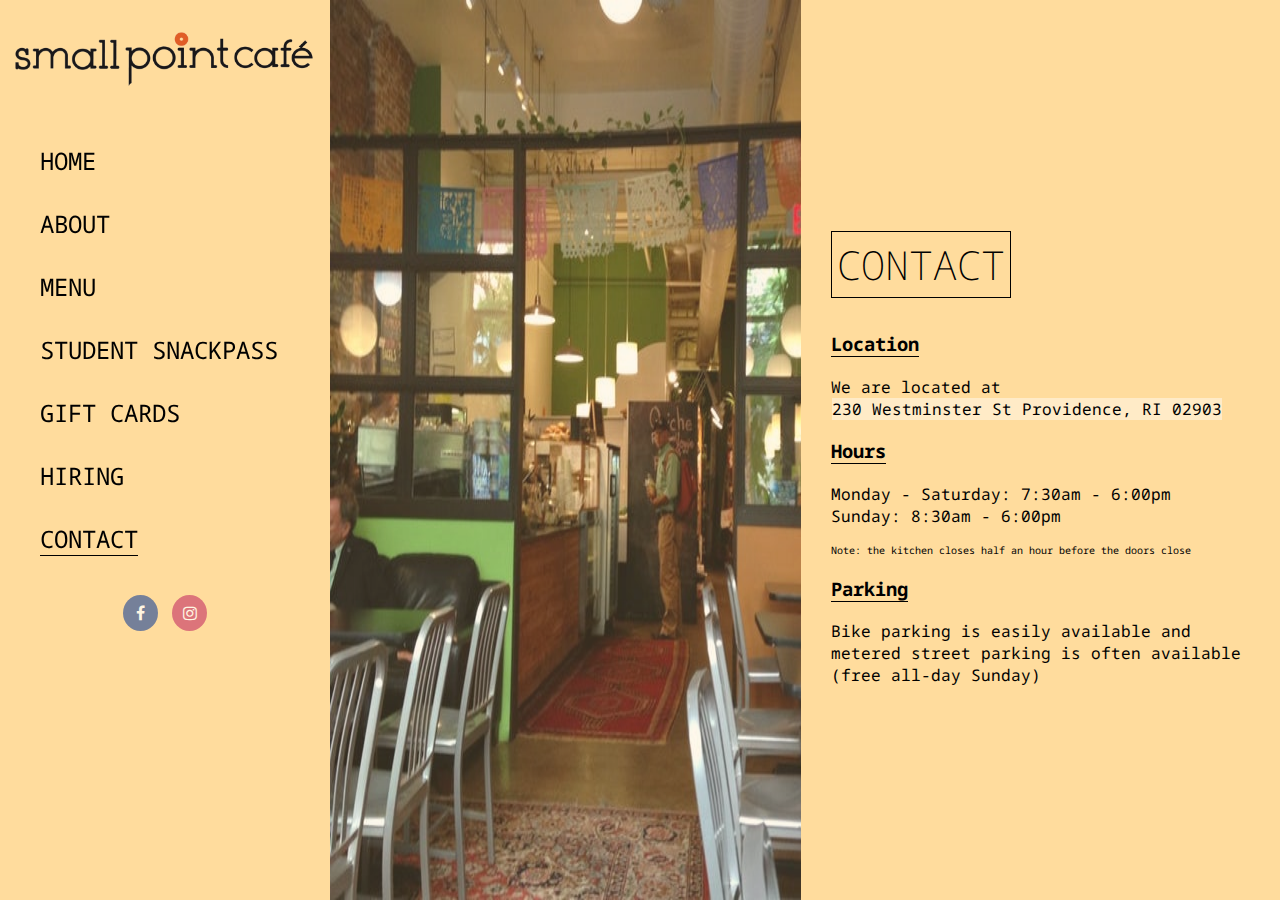
<file: contact.html>
<!DOCTYPE html>
<html lang="en">

<head>
    <title>Small Point Cafe</title>
    <link rel="shortcut icon" type="images/png" href="images/browser_icon.png">
    <meta charset="UTF-8">
    <meta name="viewport" content="width=device-width, inital-scale=1">
    <link rel="stylesheet" href="stylesheets/page_style.css">
    <link rel="stylesheet" href="stylesheets/header_nav_style.css">
    <link rel="icon" type="image/png" href="images/small_point_icon.png" sizes="16x16">
    <link rel="preconnect" href="https://fonts.googleapis.com">
    <link rel="preconnect" href="https://fonts.gstatic.com" crossorigin>
    <link href="https://fonts.googleapis.com/css2?family=Noto+Sans+Mono:wght@300&display=swap" rel="stylesheet">
    <link rel="stylesheet" href="https://cdnjs.cloudflare.com/ajax/libs/font-awesome/4.7.0/css/font-awesome.min.css">
</head>

<body>
    <div class="header-nav-container">
        <!-- HEADER -->
        <div id="header">
            <h1>
                <a href="index.html"><img src="images/small_point_logo.png" alt="small point cafe logo"></a>
            </h1>
            <i style="font-size:24px" id="menu-nav" class="fa" onclick="openNav()">&#xf0c9;</i>
        </div>

        <!-- NAVBAR -->
        <div id="navbar">
            <i style="font-size:24px" id="closebtn" class="fa fa-close" onclick="closeNav()"></i>
            <ul id="navbar-content">
                <li>
                    <a href="index.html">HOME</a>
                </li>
                <li>
                    <a href="about.html">ABOUT</a>
                </li>
                <li>
                    <a href="menu.html">MENU</a>
                </li>
                <li>
                    <a href="https://order.snackpass.co/Small-Point-Cafe-5f9c67a382fa6b00be975074">STUDENT SNACKPASS</a>
                </li>
                <li>
                    <a href="https://squareup.com/gift/CCXTRC873QCB1/order">GIFT CARDS</a>
                </li>
                <li>
                    <a href="hiring.html">HIRING</a>
                </li>
                <li>
                    <a href="contact.html" style="border-bottom-color:black">CONTACT</a>
                </li>
            </ul>

            <!-- SOCIAL MEDIA LINKS -->
            <div id="socials">
                <a href="https://www.facebook.com/smallpointcafe/" class="fa fa-facebook"></a>
                <a href="https://www.instagram.com/smallpointcafe/" class="fa fa-instagram"></a>
            </div>
        </div>
    </div>

    <!-- ACTUALY BODY -->
    <div class="body-container">
        <!-- image -->
        <div class="page-img">
            <img src="images/home_slideshow/inside_cafe.jpeg" alt="inside small point cafe image" draggable="false">
        </div>

        <!-- contact section content -->
        <div class="page-content">
            <h2>CONTACT</h2>
            <h3> Location </h3>
            <p>
                We are located at <br>
                <a
                    href="https://www.google.com/maps/place/Small+Point+Caf%C3%A9/@41.8229561,-71.4124299,15z/data=!4m5!3m4!1s0x0:0xb2f2476ea7451282!8m2!3d41.8229561!4d-71.4124299">
                    230 Westminster St Providence, RI 02903
                </a>
            </p>
            <h3> Hours </h3>
            <p>
                Monday - Saturday: 7:30am - 6:00pm <br>
                Sunday: 8:30am - 6:00pm
            <p id="hours-note">
                Note: the kitchen closes half an hour before the doors close
            </p>
            </p>
            <h3> Parking </h3>
            <p>
                Bike parking is easily available and metered street parking is often
                available (free all-day Sunday)
            </p>
        </div>
    </div>

    <script src="nav_bar.js"></script>
</body>
</file>
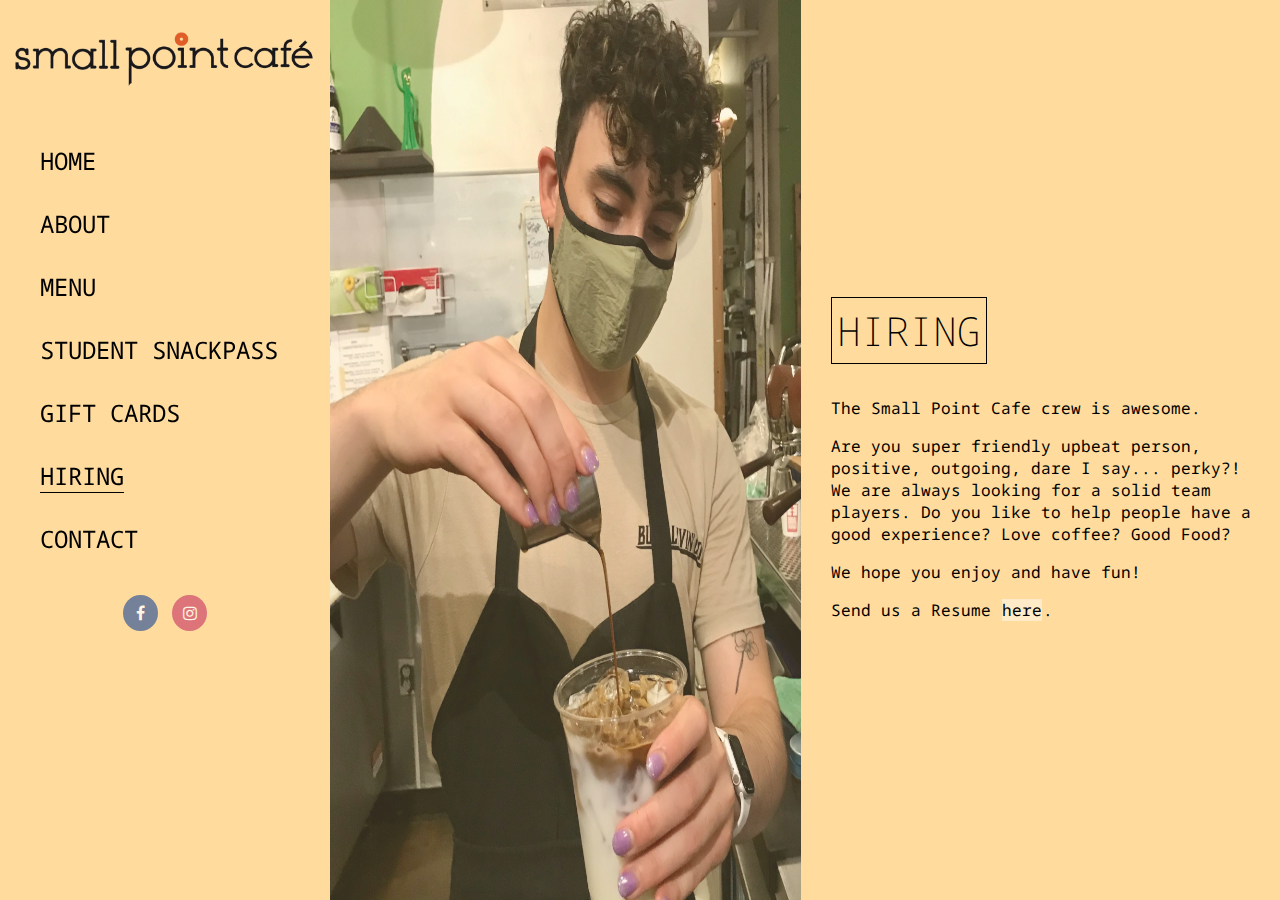
<file: hiring.html>
<!DOCTYPE html>
<html lang="en">

<head>
    <title>Small Point Cafe</title>
    <link rel="shortcut icon" type="images/png" href="images/browser_icon.png">
    <meta charset="UTF-8">
    <meta name="viewport" content="width=device-width, inital-scale=1">
    <link rel="stylesheet" href="stylesheets/page_style.css">
    <link rel="stylesheet" href="stylesheets/header_nav_style.css">
    <link rel="icon" type="image/png" href="images/small_point_icon.png" sizes="16x16">
    <link rel="preconnect" href="https://fonts.googleapis.com">
    <link rel="preconnect" href="https://fonts.gstatic.com" crossorigin>
    <link href="https://fonts.googleapis.com/css2?family=Noto+Sans+Mono:wght@300&display=swap" rel="stylesheet">
    <link rel="stylesheet" href="https://cdnjs.cloudflare.com/ajax/libs/font-awesome/4.7.0/css/font-awesome.min.css">
</head>

<body>
    <div class="header-nav-container">
        <!-- HEADER -->
        <div id="header">
            <h1>
                <a href="index.html"><img src="images/small_point_logo.png" alt="small point cafe logo"></a>
            </h1>
            <i style="font-size:24px" id="menu-nav" class="fa" onclick="openNav()">&#xf0c9;</i>
        </div>

        <!-- NAVBAR -->
        <div id="navbar">
            <i style="font-size:24px" id="closebtn" class="fa fa-close" onclick="closeNav()"></i>
            <ul id="navbar-content">
                <li>
                    <a href="index.html">HOME</a>
                </li>
                <li>
                    <a href="about.html">ABOUT</a>
                </li>
                <li>
                    <a href="menu.html">MENU</a>
                </li>
                <li>
                    <a href="https://order.snackpass.co/Small-Point-Cafe-5f9c67a382fa6b00be975074">STUDENT SNACKPASS</a>
                </li>
                <li>
                    <a href="https://squareup.com/gift/CCXTRC873QCB1/order">GIFT CARDS</a>
                </li>
                <li>
                    <a href="hiring.html" style="border-bottom-color:black">HIRING</a>
                </li>
                <li>
                    <a href="contact.html">CONTACT</a>
                </li>
            </ul>

            <!-- SOCIAL MEDIA LINKS -->
            <div id="socials">
                <a href="https://www.facebook.com/smallpointcafe/" class="fa fa-facebook"></a>
                <a href="https://www.instagram.com/smallpointcafe/" class="fa fa-instagram"></a>
            </div>
        </div>
    </div>

    <!-- ACTUALY BODY -->
    <div class="body-container">
        <!-- image -->
        <div class="page-img">
            <img src="images/hiring.jpg" alt="employee hiring image" draggable="false">
        </div>

        <!-- hiring section content -->
        <div class="page-content">
            <h2>HIRING</h2>
            <p>
                The Small Point Cafe crew is awesome.
            </p>
            <p>
                Are you super friendly upbeat person, positive, outgoing, dare I say... perky?!
                We are always looking for a solid team players.
                Do you like to help people have a good experience? Love coffee? Good Food?
            </p>
            <p>
                We hope you enjoy and have fun!
            </p>
            <p>
                Send us a Resume
                <a href="mailto:smallpointcafe@gmail.com?subject=Apply%20to%20Join%20Us">here</a>.
            </p>
        </div>
    </div>

    <script src="nav_bar.js"></script>
</body>
</file>
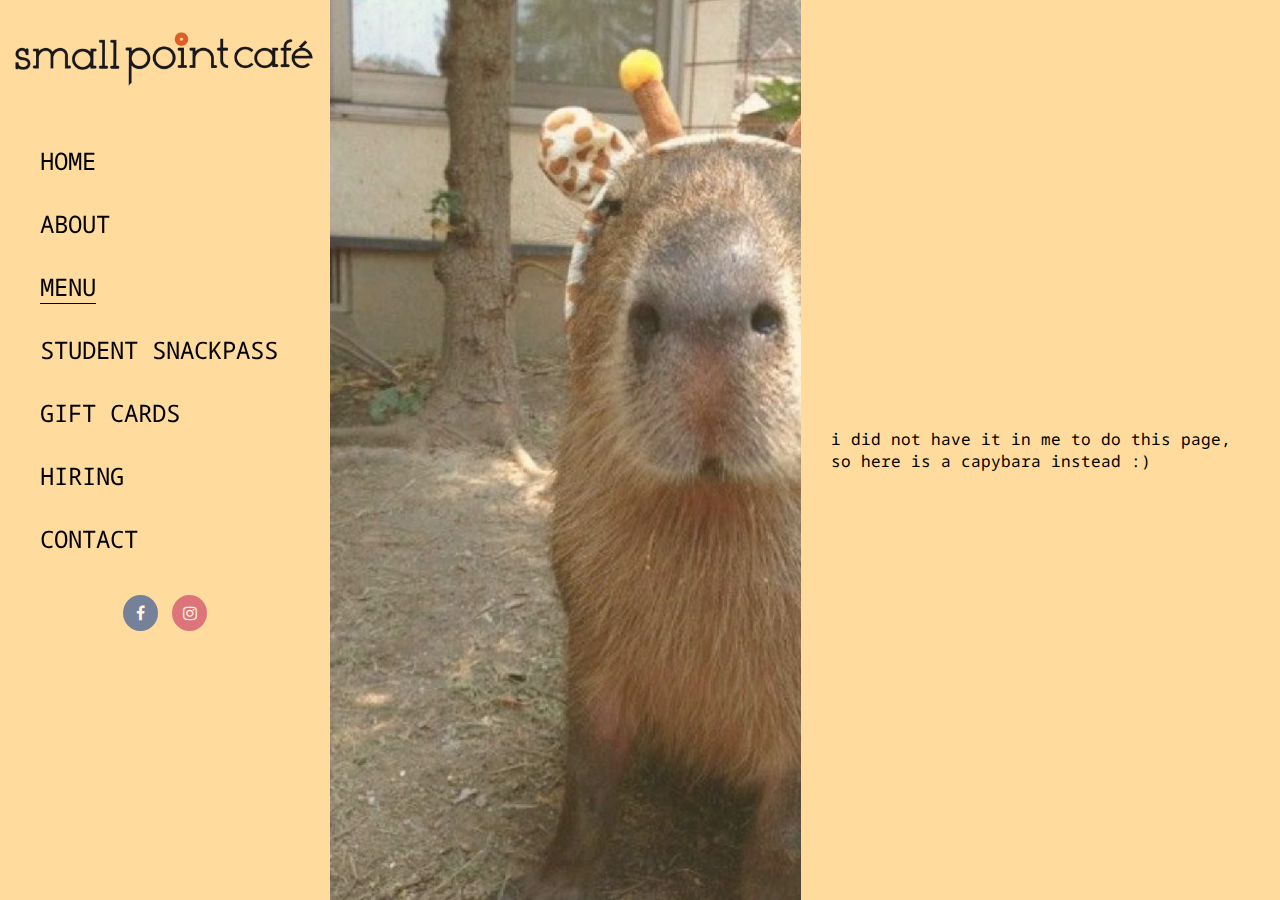
<file: menu.html>
<!DOCTYPE html>
<html lang="en">

<head>
    <title>Small Point Cafe</title>
    <link rel="shortcut icon" type="images/png" href="images/browser_icon.png">
    <meta charset="UTF-8">
    <meta name="viewport" content="width=device-width, inital-scale=1">
    <link rel="stylesheet" href="stylesheets/page_style.css">
    <link rel="stylesheet" href="stylesheets/header_nav_style.css">
    <link rel="icon" type="image/png" href="images/small_point_icon.png" sizes="16x16">
    <link rel="preconnect" href="https://fonts.googleapis.com">
    <link rel="preconnect" href="https://fonts.gstatic.com" crossorigin>
    <link href="https://fonts.googleapis.com/css2?family=Noto+Sans+Mono:wght@300&display=swap" rel="stylesheet">
    <link rel="stylesheet" href="https://cdnjs.cloudflare.com/ajax/libs/font-awesome/4.7.0/css/font-awesome.min.css">
</head>

<body>
    <div class="header-nav-container">
        <!-- HEADER -->
        <div id="header">
            <h1>
                <a href="index.html"><img src="images/small_point_logo.png" alt="small point cafe logo"></a>
            </h1>
            <i style="font-size:24px" id="menu-nav" class="fa" onclick="openNav()">&#xf0c9;</i>
        </div>

        <!-- NAVBAR -->
        <div id="navbar">
            <i style="font-size:24px" id="closebtn" class="fa fa-close" onclick="closeNav()"></i>
            <ul id="navbar-content">
                <li>
                    <a href="index.html">HOME</a>
                </li>
                <li>
                    <a href="about.html">ABOUT</a>
                </li>
                <li>
                    <a href="menu.html" style="border-bottom-color:black">MENU</a>
                </li>
                <li>
                    <a href="https://order.snackpass.co/Small-Point-Cafe-5f9c67a382fa6b00be975074">STUDENT SNACKPASS</a>
                </li>
                <li>
                    <a href="https://squareup.com/gift/CCXTRC873QCB1/order">GIFT CARDS</a>
                </li>
                <li>
                    <a href="hiring.html">HIRING</a>
                </li>
                <li>
                    <a href="contact.html">CONTACT</a>
                </li>
            </ul>

            <!-- SOCIAL MEDIA LINKS -->
            <div id="socials">
                <a href="https://www.facebook.com/smallpointcafe/" class="fa fa-facebook"></a>
                <a href="https://www.instagram.com/smallpointcafe/" class="fa fa-instagram"></a>
            </div>
        </div>
    </div>

    <!-- ACTUALY BODY -->
    <div class="body-container">
        <!-- image -->
        <div class="page-img">
            <img src="images/capybara.jpeg" alt="inside small point cafe image" draggable="false">
        </div>

        <div class="page-content">
            <p>
                i did not have it in me to do this page, so here is a capybara instead :)
            </p>
        </div>
    </div>

    <script src="nav_bar.js"></script>
</body>
</file>
<file: stylesheets/page_style.css>
body {
    font-family: 'Noto Sans Mono', monospace;
    background-color: #FFDC9D;
    margin: 0;
}

.body-container {
    margin-left: 330px;
    display: flex;
    height: 100vh;
}

.page-img {
    overflow: hidden;
    width: 50%;
}

.page-img img {
    width: 100%;
    height: 100%;
    opacity: 0.8;
    z-index: -300;
}

.page-content {
    margin-top: auto;
    margin-bottom: auto;
    width: 610px;
}

.page-content h2 {
    padding: 5px;
    width: max-content;
    border: 1px solid black;
    font-weight: 200;
    font-size: 40px;
    margin-left: 30px;
}

.page-content h3 {
    border-bottom: 1px solid black;
    width: max-content;
    margin-left: 30px;
}

.page-content p {
    margin-left: 30px;
    margin-right: 20px;
}

#hours-note {
    font-size: 10px;
}

.page-content p a {
    background-color: rgba(255, 255, 255, 0.426);
    text-decoration: none;
    color: black;
    border: 1px solid #FFDC9D;
}

.page-content p a:hover {
    border-bottom-color: black;
}

@media (max-width:1200px) {
    .body-container {
        flex-wrap: wrap;
    }

    .page-img {
        width: 100%;
    }

    .page-img img {
        width: 100%;
        overflow: hidden;
    }

    .page-content {
        width: 100vw;
    }
}

@media (max-width: 1440px) and (min-width: 1200px) {
    .page-img {
        width: 600px;
    }

    .page-img img {
        width: 600px;
    }
}

@media (max-width:770px) {
    .body-container {
        height: 90vh;
        margin-left: 0;
        padding-top: 100px;
        flex-wrap: wrap;
        width: 100vw;
    }

    .page-img {
        width: 100vw;
    }

    .page-img img {
        width: 100%;
    }

    .page-content {
        width: 100vw;
    }
}
</file>
<file: stylesheets/header_nav_style.css>
.header-nav-container {
    height: 100vh;
    position: fixed;
    width: 330px;
    display: flex;
    flex-direction: column;
    overflow: auto;
}

#header {
    height: max-content;
}

/* takes care of the menu button */
#menu-nav {
    display: none;
}

#header a {
    border-bottom: none;
}

#header img {
    width: 330px;
}

#closebtn {
    display: none;
}

#navbar {
    z-index: 0;
}

#navbar-content {
    width: 100%;
    list-style: none;
    display: inline-block;
    margin: 0;
    font-size: 24px;
}

#navbar-content li {
    padding-top: 15px;
    padding-bottom: 15px;
}

#navbar-content a {
    text-decoration: none;
    color: black;

    color: inherit;
    text-decoration: none;
    border-bottom: 1px solid #FFDC9D;
}

/* 
link effect source: 
  https://www.sliderrevolution.com/resources/css-link-hover-effects/
*/
#navbar a:hover {
    border-bottom-color: black;
}

/* 
socials source:
  https://www.w3schools.com/howto/howto_css_social_media_buttons.asp
 */
#socials {
    margin-top: 20px;
    text-align: center;
    margin-bottom: 20px;
}

.fa {
    padding: 10px;
    font-size: 20px;
    width: 15px;
    text-align: center;
    text-decoration: none;
    margin: 5px 2px;
    border-radius: 50%;
    opacity: 0.7;
}

.fa:hover {
    opacity: 1.0;
}

.fa-facebook {
    background: #3B5998;
    color: white;
}

.fa-instagram {
    background: #cd486b;
    color: white;
}

/**************************** resizing ****************************/

@media (max-width:770px) {
    .header-nav-container {
        height: 100px;
        width: 100%;
        flex-direction: row;
        flex-wrap: wrap;
        position: fixed;
    }

    #header {
        height: 100px;
        width: 100%;
        display: flex;
        justify-content: space-between;
    }

    #header h1 {
        margin-top: 15px;
        margin-bottom: 0;
    }

    /*
    menu display source:
      https://www.w3schools.com/howto/howto_js_fullscreen_overlay.asp
    */
    #menu-nav {
        width: 44px;
        cursor: pointer;
        display: inline-block;
        margin: auto 20px auto 20px;
        border-radius: 0%;
        padding: 10px 0 10px 0;
    }

    #menu-nav:hover {
        background-color: #ffebc7;
    }

    #header img {
        margin-left: auto;
        margin-right: auto;
    }

    #closebtn {
        width: 24px;
        cursor: pointer;
        float: right;
        display: block;
        margin: 20px;
        text-decoration: none;
        color: black;
        border-radius: 0%;
    }

    #closebtn:hover {
        background-color: #ffebc7;
    }

    #navbar {
        height: 100vh;
        width: 0;
        position: fixed;
        z-index: 1;
        background-color: #FFDC9D;
        overflow-x: hidden;
    }

    #navbar-content {
        padding: 0;
        position: relative;
        width: 100%;
        text-align: center;
        margin-top: 30px;
    }

    #navbar-content a {
        font-size: 24px;
        color: black;
        display: inline;
        position: relative;
        padding: 5px;
    }
}
</file>
